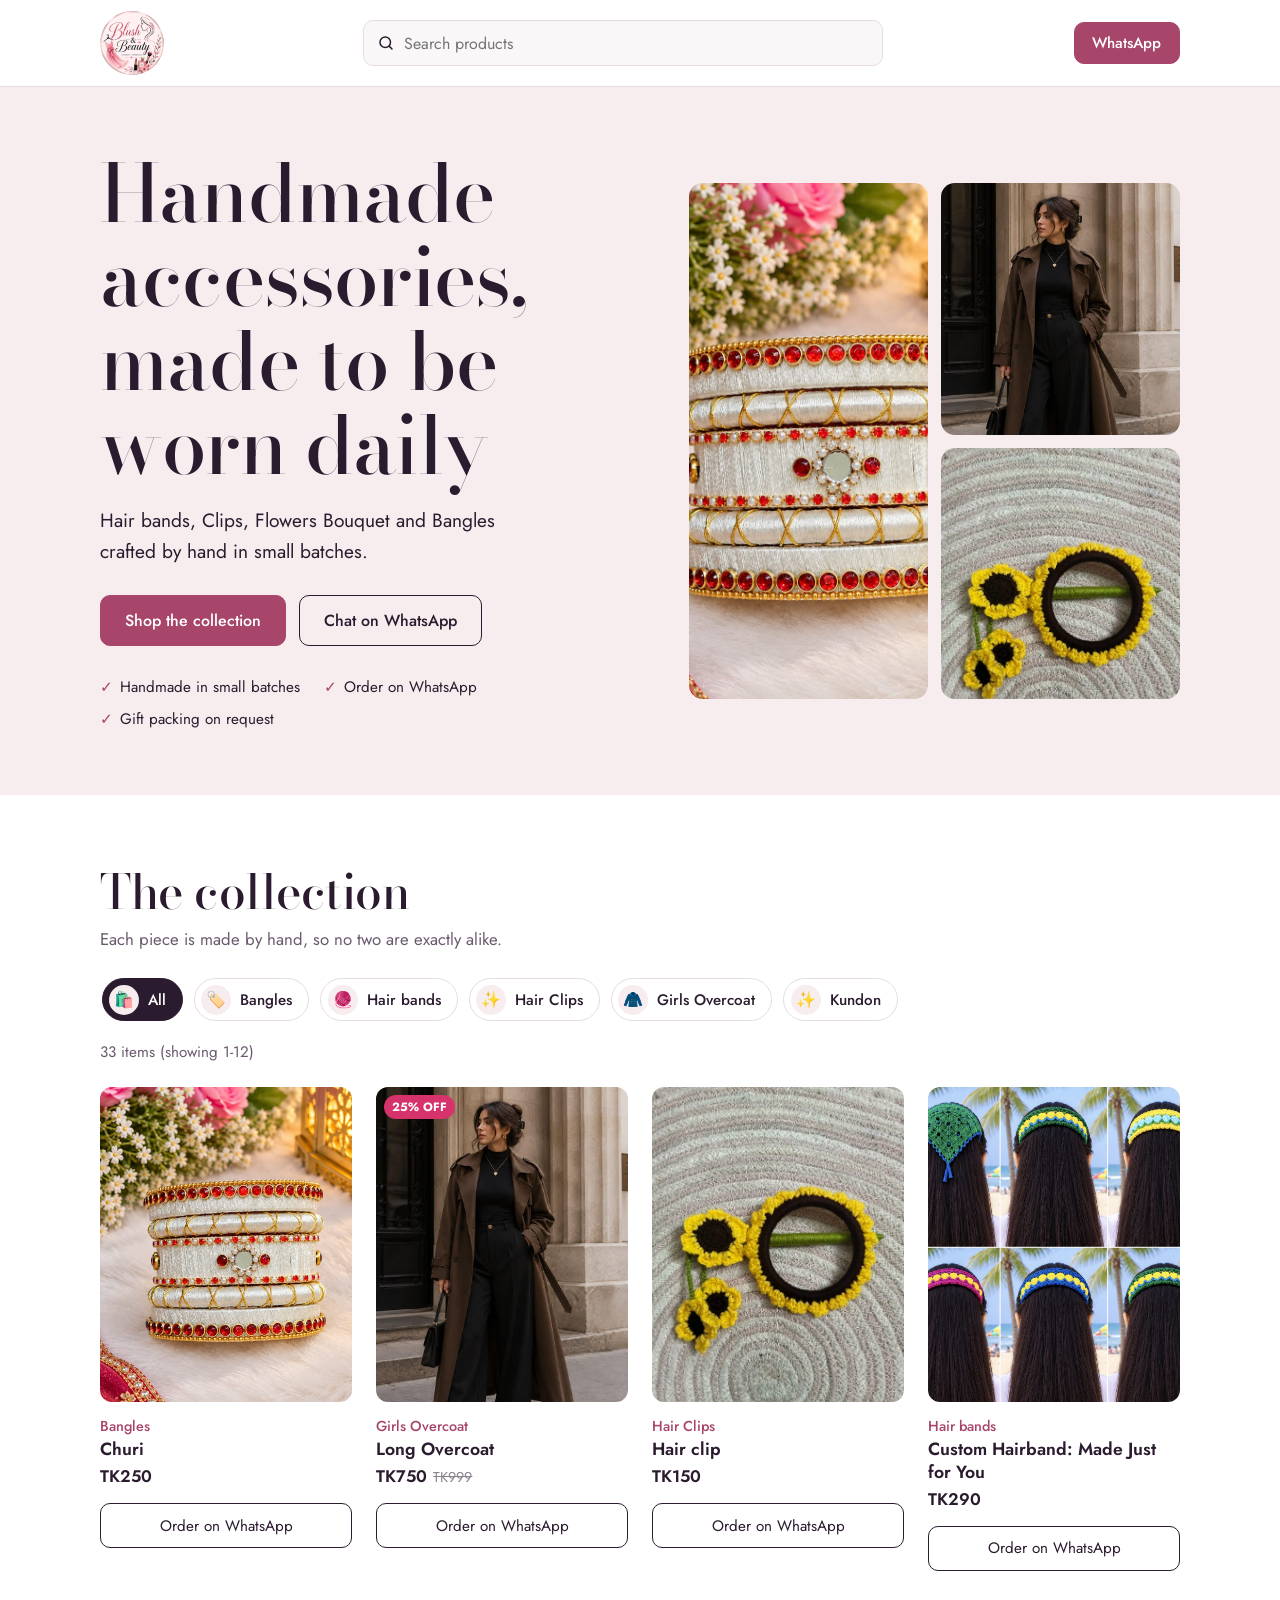
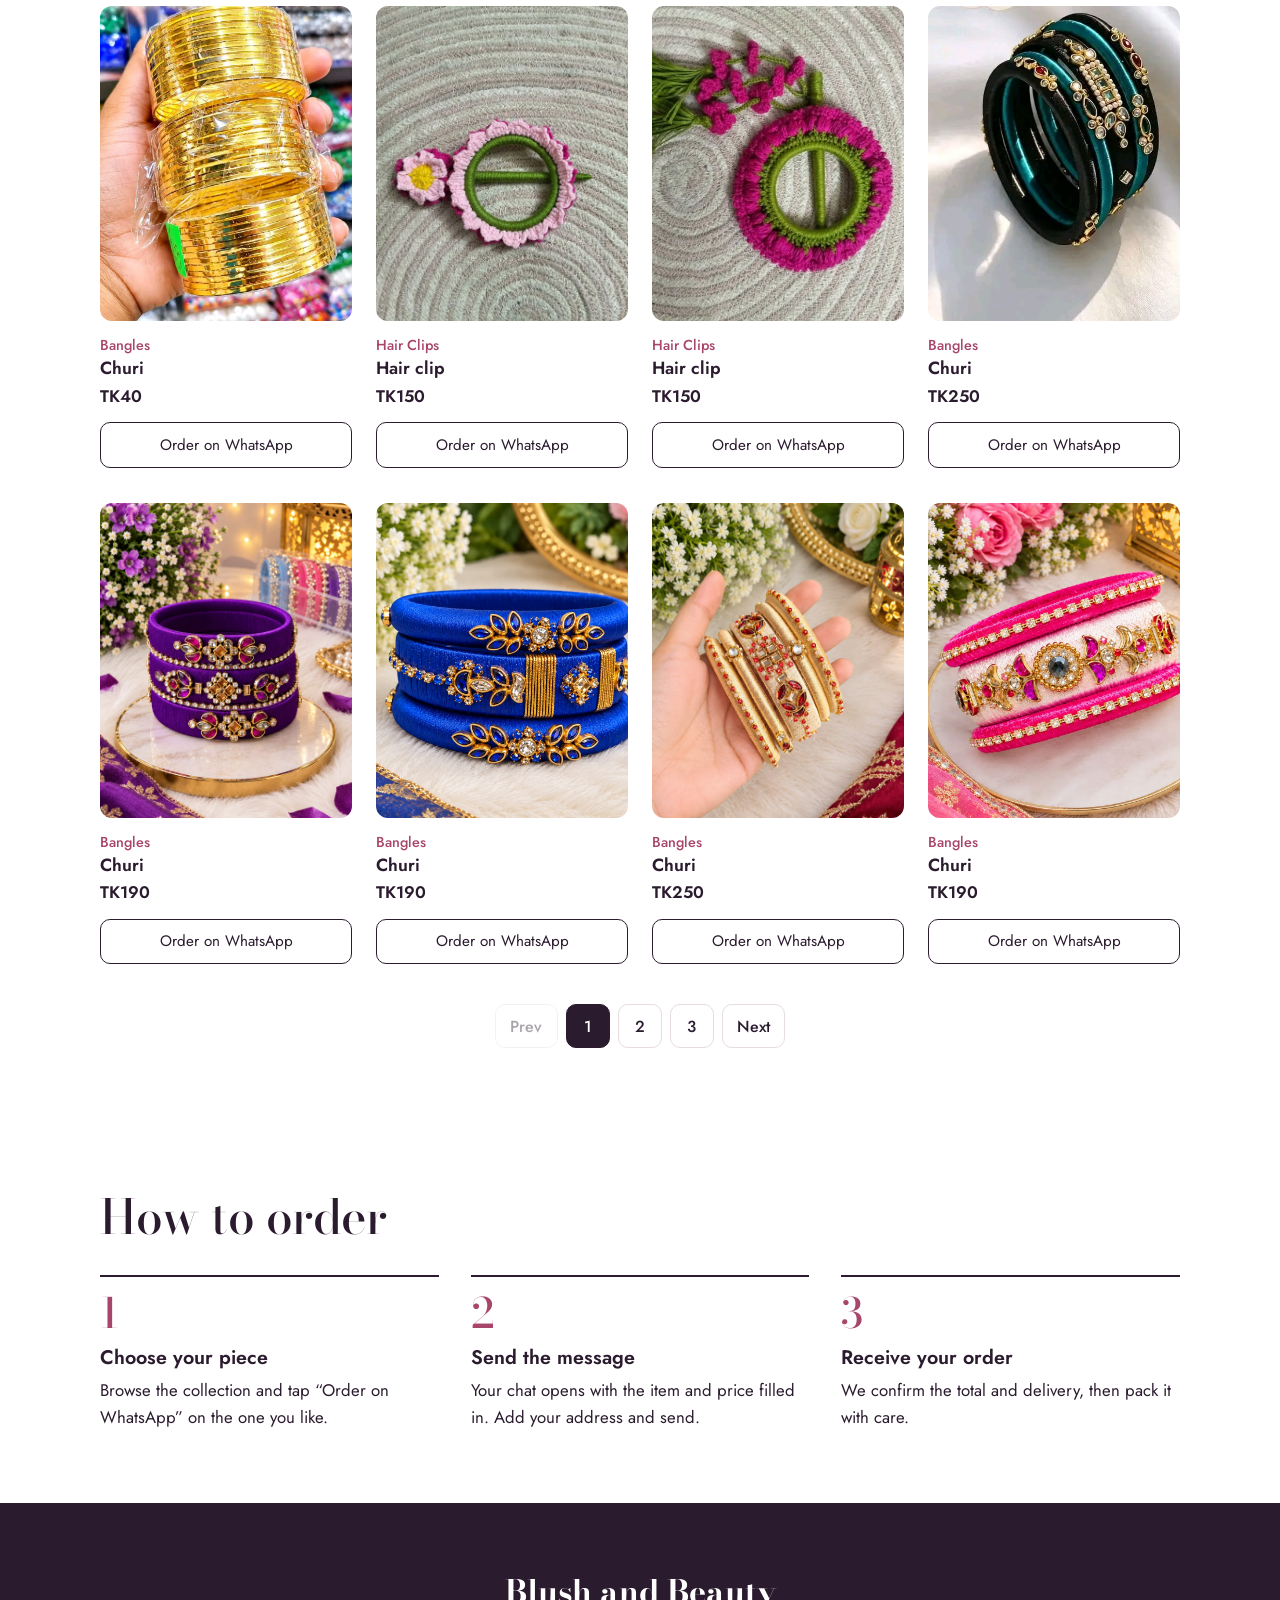
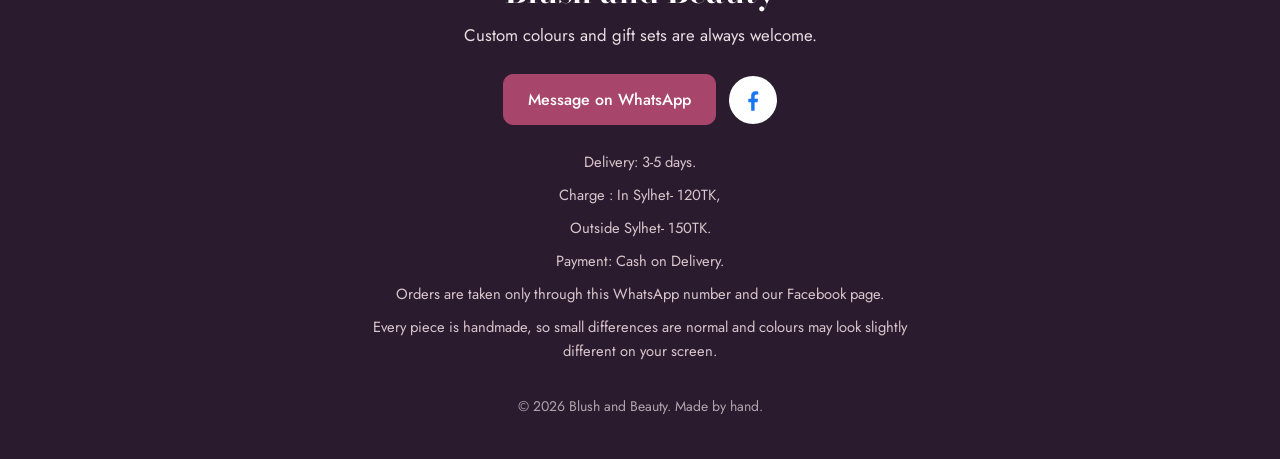
<file: index.html>
<!DOCTYPE html>
<html lang="en">
<head>
<meta charset="utf-8">
<meta name="viewport" content="width=device-width, initial-scale=1">
<title>Blush and Beauty</title>
<link rel="icon" type="image/png" href="images/uploads/favicon.png">
<link rel="preconnect" href="https://fonts.googleapis.com">
<link rel="preconnect" href="https://fonts.gstatic.com" crossorigin>
<link href="https://fonts.googleapis.com/css2?family=Bodoni+Moda:ital,wght@0,500;0,700;1,500&family=Jost:wght@400;500;600&display=swap" rel="stylesheet">
<link rel="stylesheet" href="style.css">
</head>
<body>

<header class="top">
  <div class="bar wrap">
    <a class="brand" href="#top" id="brand"></a>
    <label class="search">
      <svg width="18" height="18" viewBox="0 0 24 24" fill="none" stroke="currentColor" stroke-width="2" stroke-linecap="round" aria-hidden="true"><circle cx="11" cy="11" r="7"/><path d="M20 20l-3.5-3.5"/></svg>
      <input id="q" type="search" placeholder="Search products" autocomplete="off" aria-label="Search products">
      <button id="clear" type="button" aria-label="Clear search" hidden>✕</button>
    </label>
    <a class="btn sm" id="waTop" target="_blank" rel="noopener" href="#">WhatsApp</a>
  </div>
</header>

<section class="hero" id="top">
  <div class="wrap hero-grid">
    <div class="copy">
      <h1 id="headline"></h1>
      <p id="tagline"></p>
      <div class="cta">
        <a class="btn" href="#shop">Shop the collection</a>
        <a class="btn ghost" id="waHero" target="_blank" rel="noopener" href="#">Chat on WhatsApp</a>
      </div>
      <ul class="perks" id="perks"></ul>
    </div>
    <div class="mosaic" id="mosaic" aria-hidden="true"></div>
  </div>
</section>

<section id="shop">
  <div class="wrap">
    <h2>The collection</h2>
    <p class="sub">Each piece is made by hand, so no two are exactly alike.</p>
    <div class="cats" id="cats"></div>
    <p class="count" id="count" aria-live="polite"></p>
    <div class="grid" id="grid"></div>
    <div class="empty" id="empty" hidden>
      <h3>Nothing matches that yet</h3>
      <p>Try another word, or ask us to make it for you.</p>
      <a class="btn" id="askBtn" target="_blank" rel="noopener" href="#">Ask on WhatsApp</a>
    </div>
  </div>
</section>

<section id="about">
  <div class="wrap about-grid">
    <div class="me" id="aboutPic">👩‍🎨</div>
    <div>
      <h2>Meet <span id="owner"></span></h2>
      <p id="story"></p>
    </div>
  </div>
</section>

<section id="how">
  <div class="wrap">
    <h2>How to order</h2>
    <ol class="steps">
      <li class="step"><b>1</b><h3>Choose your piece</h3><p>Browse the collection and tap “Order on WhatsApp” on the one you like.</p></li>
      <li class="step"><b>2</b><h3>Send the message</h3><p>Your chat opens with the item and price filled in. Add your address and send.</p></li>
      <li class="step"><b>3</b><h3>Receive your order</h3><p>We confirm the total and delivery, then pack it with care.</p></li>
    </ol>
  </div>
</section>

<footer id="contact">
  <div class="wrap">
    <p class="fbrand" id="fbrand"></p>
    <p>Custom colours and gift sets are always welcome.</p>
    <div class="links" id="links"></div>
    <ul class="notes" id="notes"></ul>
    <small id="copy"></small>
  </div>
</footer>

<script src="order.js"></script>  
<script src="script.js"></script>
</body>
</html>
</file>
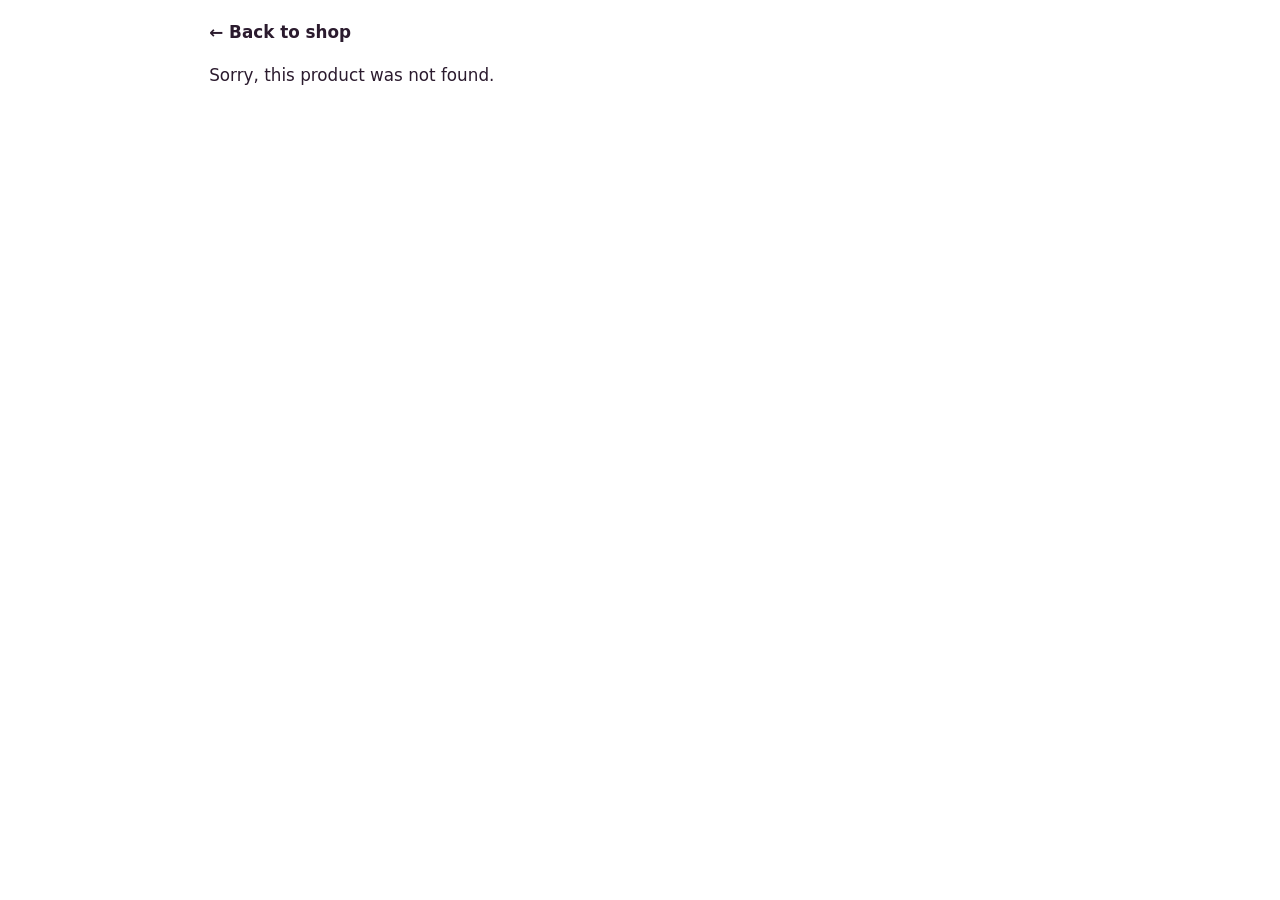
<file: product.html>
<!DOCTYPE html>
<html lang="en">
<head>
<meta charset="utf-8">
<meta name="viewport" content="width=device-width, initial-scale=1">
<title>Product</title>
<link rel="icon" type="image/png" href="images/uploads/favicon.png">
<link rel="stylesheet" href="style.css">
<style>
  .pwrap{max-width:900px;margin:0 auto;padding:1.2rem}
  .pback{display:inline-block;margin-bottom:1rem;color:inherit;text-decoration:none;font-weight:600}
  .pbox{display:grid;gap:1.5rem}
  .ppic{background:#F7ECEE;border-radius:18px;overflow:hidden;display:flex;align-items:center;justify-content:center;min-height:260px;font-size:5rem}
  .ppic img{width:100%;height:auto;display:block}
  .pinfo h1{margin:.2rem 0 .4rem}
  .pcat{opacity:.7;margin:0}
  .pprice{font-size:1.6rem;font-weight:700;margin:.4rem 0 1rem}
  .pold{text-decoration:line-through;opacity:.55;font-weight:400;font-size:1.1rem;margin-left:.5rem}
  .poff{display:inline-block;background:#d6336c;color:#fff;font-size:.8rem;font-weight:700;padding:.15rem .55rem;border-radius:999px;margin-left:.5rem;vertical-align:middle}
  .pdesc{line-height:1.6;margin:0 0 1.2rem;white-space:pre-line}
  @media (min-width:700px){.pbox{grid-template-columns:1fr 1fr;align-items:start}}
  #more h2{margin:2.5rem 0 1rem}
  .mgrid{display:grid;grid-template-columns:repeat(2,1fr);gap:1rem}
  @media (min-width:700px){.mgrid{grid-template-columns:repeat(4,1fr)}}
  .mcard{color:inherit;text-decoration:none;display:block}
  .mpic{background:#F7ECEE;border-radius:14px;overflow:hidden;aspect-ratio:1/1;display:flex;align-items:center;justify-content:center;font-size:3rem}
  .mpic img{width:100%;height:100%;object-fit:cover;display:block}
  .mname{margin:.5rem 0 .1rem;font-weight:600}
  .mprice{margin:0;font-weight:700}
  .mprice .pold{font-size:.85rem}
  .pthumbs{display:flex;flex-wrap:wrap;gap:.5rem;margin-top:.6rem}
  .pthumbs button{width:64px;height:64px;padding:0;border:2px solid transparent;border-radius:10px;overflow:hidden;cursor:pointer;background:none}
  .pthumbs button.on{border-color:#d6336c}
  .pthumbs img{width:100%;height:100%;object-fit:cover;display:block}
  .mpic{position:relative}
</style>
</head>
<body>
<div class="pwrap">
  <a class="pback" href="index.html">← Back to shop</a>
  <div id="product" class="pbox">Loading...</div>
  <div id="more"></div>
</div>


<script src="order.js"></script>
<script>
const load = name => fetch("content/" + name + ".json").then(r => {
  if (!r.ok) throw new Error(name);
  return r.json();
});

Promise.all([load("shop"), load("products"), load("categories")]).then(([shop, prods, cats]) => {
  const box = document.getElementById("product");
  const key = new URLSearchParams(location.search).get("p");
  const p = (prods.products || []).find(x => (x.code || x.name) === key);
  if (!p) { box.textContent = "Sorry, this product was not found."; return; }

  const cur = shop.currency || "";
  const onSale = p.salePrice && p.salePrice < p.price;
  const finalPrice = onSale ? p.salePrice : p.price;
  const off = onSale ? Math.round((p.price - p.salePrice) / p.price * 100) : 0;
  const number = String(shop.whatsapp || "").replace(/\D/g, "");
  const msg = "Hi! I’d like to order the " + p.name + " (" + cur + finalPrice + ").\n" + location.href;
  const waLink = "https://wa.me/" + number + "?text=" + encodeURIComponent(msg);

  document.title = p.name + " | " + (shop.shopName || "");
  box.textContent = "";

  const photos = [p.img].concat(p.images || []).filter((u, i, arr) => u && arr.indexOf(u) === i);
  const pic = document.createElement("div");
  pic.className = "ppic";
  let mainImg = null;
  if (photos.length) { mainImg = document.createElement("img"); mainImg.src = photos[0]; mainImg.alt = p.name; pic.appendChild(mainImg); }
  else pic.textContent = p.emoji || "🎀";

  const left = document.createElement("div");
  left.appendChild(pic);
  if (photos.length > 1) {
    const thumbs = document.createElement("div"); thumbs.className = "pthumbs";
    photos.forEach((u, i) => {
      const b = document.createElement("button"); b.type = "button";
      b.setAttribute("aria-label", "Photo " + (i + 1));
      if (i === 0) b.classList.add("on");
      const t = document.createElement("img"); t.src = u; t.alt = "";
      b.appendChild(t);
      b.onclick = () => {
        mainImg.src = u;
        thumbs.querySelectorAll("button").forEach(x => x.classList.toggle("on", x === b));
      };
      thumbs.appendChild(b);
    });
    left.appendChild(thumbs);
  }

  const info = document.createElement("div");
  info.className = "pinfo";
  const cat = document.createElement("p"); cat.className = "pcat"; cat.textContent = p.cat || "";
  const h1 = document.createElement("h1"); h1.textContent = p.name;
  const price = document.createElement("p"); price.className = "pprice";
  price.append(cur + finalPrice);
  if (onSale) {
    const old = document.createElement("span"); old.className = "pold"; old.textContent = cur + p.price;
    const badge = document.createElement("span"); badge.className = "poff"; badge.textContent = off + "% OFF";
    price.append(old, badge);
  }
  const desc = document.createElement("p"); desc.className = "pdesc"; desc.textContent = p.desc || p.description || "";

  let btn;
  if (p.soldOut) {
    btn = document.createElement("span"); btn.className = "btn out"; btn.textContent = "Sold out";
  } else {
    btn = document.createElement("button"); btn.type = "button"; btn.className = "btn";
    btn.textContent = "Order on WhatsApp"; btn.onclick = () => openOrder(p, shop);
  }

  info.append(cat, h1, price, desc, btn);
  box.append(left, info);

  // "You may also like": up to 4 other products from the same category
  const hiddenCats = new Set((cats.categories || []).filter(c => c.hidden).map(c => c.name));
  const more = (prods.products || [])
    .filter(x => x !== p && x.cat === p.cat && !x.soldOut && !hiddenCats.has(x.cat))
    .slice(0, 4);
  if (more.length) {
    const wrap = document.getElementById("more");
    const title = document.createElement("h2"); title.textContent = "You may also like";
    const row = document.createElement("div"); row.className = "mgrid";
    more.forEach(x => {
      const a = document.createElement("a"); a.className = "mcard";
      a.href = "product.html?p=" + encodeURIComponent(x.code || x.name);
      const ph = document.createElement("div"); ph.className = "mpic";
      if (x.img) { const im = document.createElement("img"); im.src = x.img; im.alt = x.name; im.loading = "lazy"; ph.appendChild(im); }
      else ph.textContent = x.emoji || "🎀";
      const nm = document.createElement("p"); nm.className = "mname"; nm.textContent = x.name;
      const onSale = x.salePrice && x.salePrice < x.price;
      if (onSale) {
        const tag = document.createElement("span"); tag.className = "tag-off";
        tag.textContent = Math.round((x.price - x.salePrice) / x.price * 100) + "% OFF";
        ph.appendChild(tag);
      }
      const pr = document.createElement("p"); pr.className = "mprice";
      pr.append(cur + (onSale ? x.salePrice : x.price));
      if (onSale) { const old = document.createElement("span"); old.className = "pold"; old.textContent = cur + x.price; pr.append(old); }
      a.append(ph, nm, pr);
      row.appendChild(a);
    });
    wrap.append(title, row);
  }
}).catch(() => {
  document.getElementById("product").textContent = "Could not load. Please refresh the page.";
});
</script>
</body>
</html>
</file>
<file: style.css>
:root{--ink:#2B1B2E;--rose:#A8456A;--blush:#F7ECEE;--mist:#E8EEEA;--line:#E6DCDF;
--head:"Bodoni Moda",Georgia,serif;--body:"Jost",system-ui,sans-serif}
*{box-sizing:border-box;margin:0}
html{scroll-behavior:smooth;scroll-padding-top:5rem}
body{font:400 1.05rem/1.6 var(--body);color:var(--ink);background:#fff}
h1,h2{font-family:var(--head);font-weight:500;line-height:1.05;letter-spacing:-.01em}
h3{font-family:var(--body);font-weight:600}
a{color:inherit}
:focus-visible{outline:3px solid var(--rose);outline-offset:3px}
.wrap{max-width:1120px;margin:0 auto;padding:0 1.25rem}
section{padding:4.5rem 0}
h2{font-size:clamp(2rem,4.5vw,3rem);margin-bottom:.5rem}
.sub{color:#6b5a6e}

.btn{display:inline-block;font:500 1rem var(--body);text-decoration:none;text-align:center;background:var(--rose);color:#fff;padding:.8rem 1.5rem;border-radius:10px;border:1.5px solid var(--rose);cursor:pointer;transition:background .15s,color .15s}
.btn:hover{background:var(--ink);border-color:var(--ink)}
.btn.ghost{background:transparent;color:var(--ink);border-color:var(--ink)}
.btn.ghost:hover{background:var(--ink);color:#fff}
.btn.sm{padding:.55rem 1.1rem;font-size:.95rem}

/* header */
.top{position:sticky;top:0;z-index:20;background:rgba(255,255,255,.97);border-bottom:1px solid var(--line)}
.bar{display:grid;grid-template-columns:auto 1fr auto;gap:1.2rem;align-items:center;padding-top:.7rem;padding-bottom:.7rem}
.brand{font:700 1.5rem var(--head);text-decoration:none;color:var(--ink)}
.search{display:flex;align-items:center;gap:.6rem;background:#FAF7F8;border:1px solid var(--line);border-radius:10px;padding:0 .8rem;max-width:520px;width:100%;justify-self:center}
.search:focus-within{border-color:var(--rose);box-shadow:0 0 0 3px var(--blush)}
.search input{flex:1;min-width:0;border:0;outline:0;background:none;font:400 1rem var(--body);color:var(--ink);padding:.65rem 0}
.search button{flex:none;border:0;background:var(--blush);color:var(--ink);width:1.8rem;height:1.8rem;border-radius:50%;cursor:pointer}

/* hero */
.hero{background:var(--blush);padding:4rem 0}
.hero-grid{display:grid;grid-template-columns:1.1fr 1fr;gap:3rem;align-items:center}
.hero h1{font-size:clamp(2.7rem,6.5vw,5rem);margin-bottom:1.1rem}
.hero p{max-width:34ch;font-size:1.2rem}
.cta{display:flex;flex-wrap:wrap;gap:.8rem;margin:1.8rem 0}
.perks{list-style:none;padding:0;display:flex;flex-wrap:wrap;gap:.5rem 1.5rem;font-size:.95rem}
.perks li::before{content:"✓";color:var(--rose);font-weight:600;margin-right:.45rem}
.mosaic{display:grid;grid-template-columns:1fr 1fr;grid-template-rows:1fr 1fr;gap:.8rem;aspect-ratio:1/1.05}
.m{border-radius:14px;display:grid;place-items:center;font-size:4rem;overflow:hidden}
.m:first-child{grid-row:span 2;font-size:6rem}
.m img{width:100%;height:100%;object-fit:cover}
.copy>*{animation:rise .7s ease both}
.copy>*:nth-child(2){animation-delay:.12s}.copy>*:nth-child(3){animation-delay:.24s}.copy>*:nth-child(4){animation-delay:.36s}
@keyframes rise{from{opacity:0;transform:translateY(14px)}}

/* categories */
.cats{display:flex;gap:.7rem;overflow-x:auto;padding:1.6rem .1rem .6rem;scrollbar-width:none;-webkit-overflow-scrolling:touch}
.cats::-webkit-scrollbar{display:none}
.cat{flex:none;display:flex;align-items:center;gap:.55rem;background:#fff;border:1px solid var(--line);border-radius:999px;padding:.35rem 1rem .35rem .4rem;font:500 .95rem var(--body);color:var(--ink);cursor:pointer;transition:background .15s,color .15s}
.cat i{font-style:normal;width:30px;height:30px;border-radius:50%;display:grid;place-items:center;background:var(--blush);font-size:1rem;overflow:hidden}
.cat i img{width:100%;height:100%;object-fit:cover}
.cat:hover{border-color:var(--ink)}
.cat[aria-pressed="true"]{background:var(--ink);border-color:var(--ink);color:#fff}
.count{margin:.6rem 0 1.4rem;font-size:.95rem;color:#6b5a6e}

/* products */
.grid{display:grid;grid-template-columns:repeat(auto-fill,minmax(230px,1fr));gap:2.2rem 1.5rem}
.tile .ph{aspect-ratio:4/5;border-radius:12px;display:grid;place-items:center;font-size:4.5rem;overflow:hidden}
.tile .ph img{width:100%;height:100%;object-fit:cover;transition:transform .4s}
.tile:hover .ph img{transform:scale(1.04)}
.tile .cn{margin-top:.8rem;font-size:.9rem;color:var(--rose);font-weight:500}
.tile h3{font-size:1.1rem;line-height:1.3}
.tile .price{font-weight:600;margin:.15rem 0 .8rem}
.tile .btn{width:100%;background:transparent;color:var(--ink);border-color:var(--ink);padding:.6rem 1rem;font-size:.95rem}
.tile .btn:hover{background:var(--ink);color:#fff}
.empty{text-align:center;padding:2.5rem 1rem;background:var(--blush);border-radius:14px;margin-top:1rem}
.empty .btn{margin-top:1rem}

/* about */
#about{background:var(--mist)}
.about-grid{display:grid;grid-template-columns:.8fr 1.2fr;gap:3.5rem;align-items:center}
.me{aspect-ratio:4/5;background:var(--blush);border-radius:12px;display:grid;place-items:center;font-size:5rem;overflow:hidden}
.me img{width:100%;height:100%;object-fit:cover}
#story{font-size:1.2rem;max-width:46ch;margin-top:.8rem}

/* steps */
.steps{list-style:none;padding:0;display:grid;grid-template-columns:repeat(auto-fit,minmax(220px,1fr));gap:2rem;margin-top:2rem}
.step{border-top:2px solid var(--ink);padding-top:1rem}
.step b{display:block;font:500 2.6rem/1 var(--head);color:var(--rose);margin-bottom:.5rem}
.step h3{margin-bottom:.2rem}

/* footer */
footer{background:var(--ink);color:#EBDDE2;text-align:center;padding:4rem 0 2.5rem}
.fbrand{font:700 2rem var(--head);color:#fff;margin-bottom:.4rem}
footer .links{display:flex;gap:.8rem;justify-content:center;flex-wrap:wrap;margin:1.6rem 0}
footer .btn.ghost{color:#fff;border-color:#fff}
footer .btn.ghost:hover{background:#fff;color:var(--ink)}
footer small{opacity:.7}

@media(max-width:760px){
  section{padding:3rem 0}
  .bar{grid-template-columns:1fr auto;gap:.6rem}
  .search{grid-column:1/-1;grid-row:2;max-width:none}
  .hero{padding:2.5rem 0}
  .hero-grid,.about-grid{grid-template-columns:1fr;gap:2rem}
  .mosaic{aspect-ratio:4/3}
  .m{font-size:3rem}.m:first-child{font-size:4rem}
  .me{max-width:300px}
  .grid{grid-template-columns:1fr 1fr;gap:1.6rem 1rem}
  .tile h3{font-size:1rem}
  .tile .btn{font-size:.85rem;padding:.55rem .4rem}
  .tile .ph{font-size:3.2rem}
}
@media(prefers-reduced-motion:reduce){*{animation:none!important;transition:none!important}}

.tile .btn.out{background:#F1EBED;color:#8a7a8d;border-color:#E6DCDF;cursor:not-allowed}
.tile .btn.out:hover{background:#F1EBED;color:#8a7a8d}

footer .links{align-items:center}
.soc{width:48px;height:48px;border-radius:50%;background:#fff;display:grid;place-items:center;transition:transform .15s}
.soc:hover{transform:translateY(-3px)}

.about-grid.nophoto{grid-template-columns:1fr;max-width:720px}

.notes{list-style:none;padding:0;max-width:560px;margin:0 auto 1.8rem;display:grid;gap:.6rem;font-size:.92rem;color:#D8C6CC}
.notes:empty{display:none}

/* page numbers */
.pager{display:flex;flex-wrap:wrap;justify-content:center;align-items:center;gap:.5rem;margin-top:2.5rem}
.pager:empty{display:none}
.pager button{min-width:44px;height:44px;padding:0 .9rem;border:1px solid var(--line);background:#fff;border-radius:10px;font:500 1rem var(--body);color:var(--ink);cursor:pointer}
.pager button:hover:not(:disabled){border-color:var(--ink)}
.pager button.on{background:var(--ink);border-color:var(--ink);color:#fff}
.pager button:disabled{opacity:.4;cursor:not-allowed}
@media(max-width:760px){html{scroll-padding-top:8rem}}


.tile .ph{position:relative}
.tag-off{position:absolute;top:8px;left:8px;background:#d6336c;color:#fff;font-size:.75rem;font-weight:700;padding:.15rem .5rem;border-radius:999px}
.price .pold{text-decoration:line-through;opacity:.55;font-weight:400;font-size:.85em;margin-left:.4rem}


#brand .logo{height:64px;width:auto;vertical-align:middle;margin-right:.5rem}




button.btn{cursor:pointer;font:inherit}
.ovl{position:fixed;inset:0;background:rgba(43,27,46,.55);z-index:1000;display:flex;align-items:flex-end;justify-content:center}
@media (min-width:700px){.ovl{align-items:center}}
.obox{position:relative;background:#fff;width:100%;max-width:480px;max-height:92vh;overflow-y:auto;border-radius:20px 20px 0 0;padding:1.2rem 1.2rem 1.5rem;box-sizing:border-box}
@media (min-width:700px){.obox{border-radius:20px}}
.obox h2{margin:0 0 .8rem}
.oclose{position:absolute;top:.6rem;right:.8rem;border:0;background:none;font-size:2rem;line-height:1;cursor:pointer;color:inherit}
.oprod{display:flex;gap:.8rem;align-items:center;margin-bottom:1rem}
.opic{width:64px;height:64px;border-radius:12px;overflow:hidden;background:#F7ECEE;display:flex;align-items:center;justify-content:center;font-size:2rem;flex:none}
.opic img{width:100%;height:100%;object-fit:cover}
.of{display:block;margin-bottom:.9rem}
.of>span{display:block;font-weight:600;margin-bottom:.3rem}
.of input[type=text],.of input[type=tel],.of select,.of textarea{width:100%;box-sizing:border-box;padding:.65rem .8rem;border:1px solid #d9c9cf;border-radius:10px;font:inherit}
.of small{display:block;opacity:.7;margin-top:.4rem}
.qty{display:flex;align-items:center;gap:.8rem}
.qty button{width:40px;height:40px;border-radius:50%;border:1px solid #d9c9cf;background:#fff;font-size:1.3rem;cursor:pointer}
.qv{min-width:2ch;text-align:center;font-weight:700;font-size:1.1rem}
.zones{display:flex;gap:.6rem;flex-wrap:wrap}
.zone{border:1px solid #d9c9cf;border-radius:10px;padding:.6rem .8rem;cursor:pointer}
.osum{background:#F7ECEE;border-radius:12px;padding:.8rem 1rem;margin:.4rem 0 1rem}
.osum div{display:flex;justify-content:space-between;padding:.15rem 0}
.osum .tot{font-weight:700;font-size:1.1rem;border-top:1px solid #e6cfd6;margin-top:.3rem;padding-top:.5rem}
.opay{font-size:.9rem;opacity:.8;white-space:pre-line;margin:0 0 1rem}
.oerr{color:#c0224f;font-weight:600;margin:0 0 .8rem}
.osend{width:100%}
</file>
